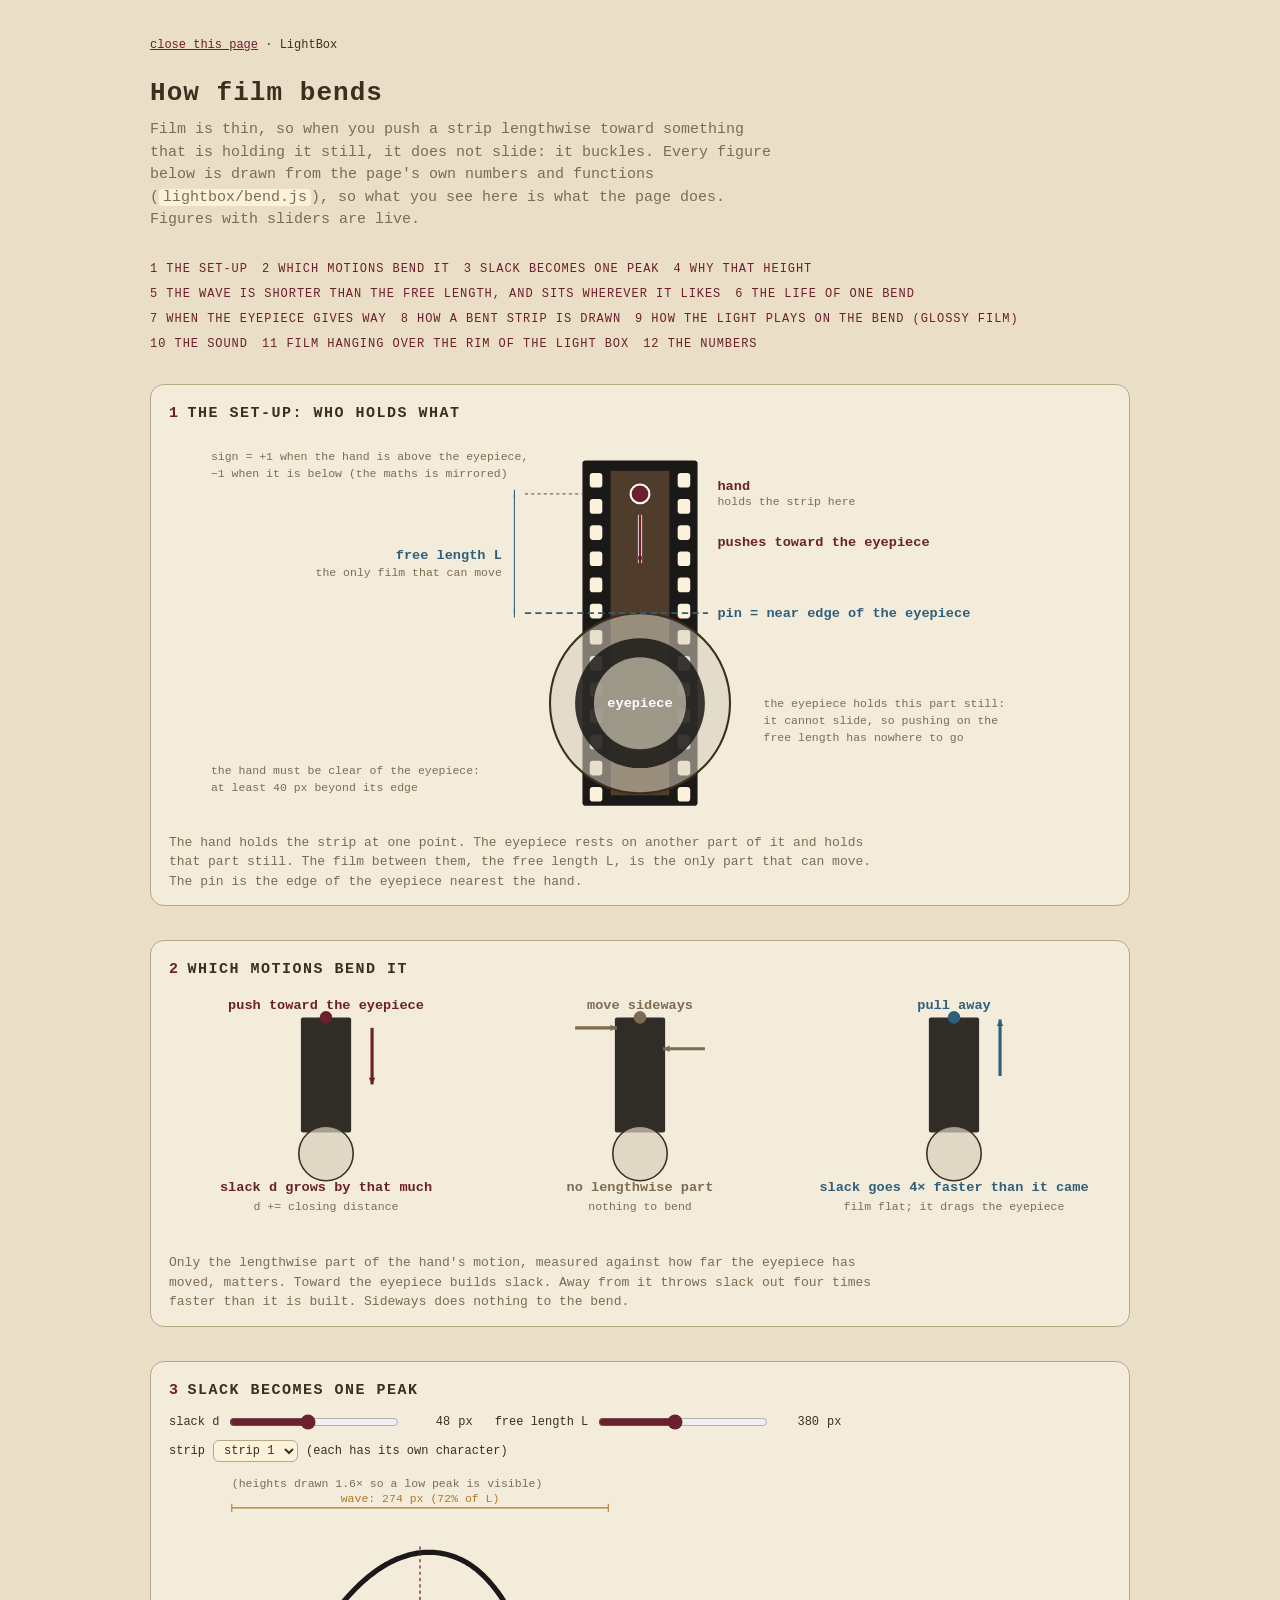
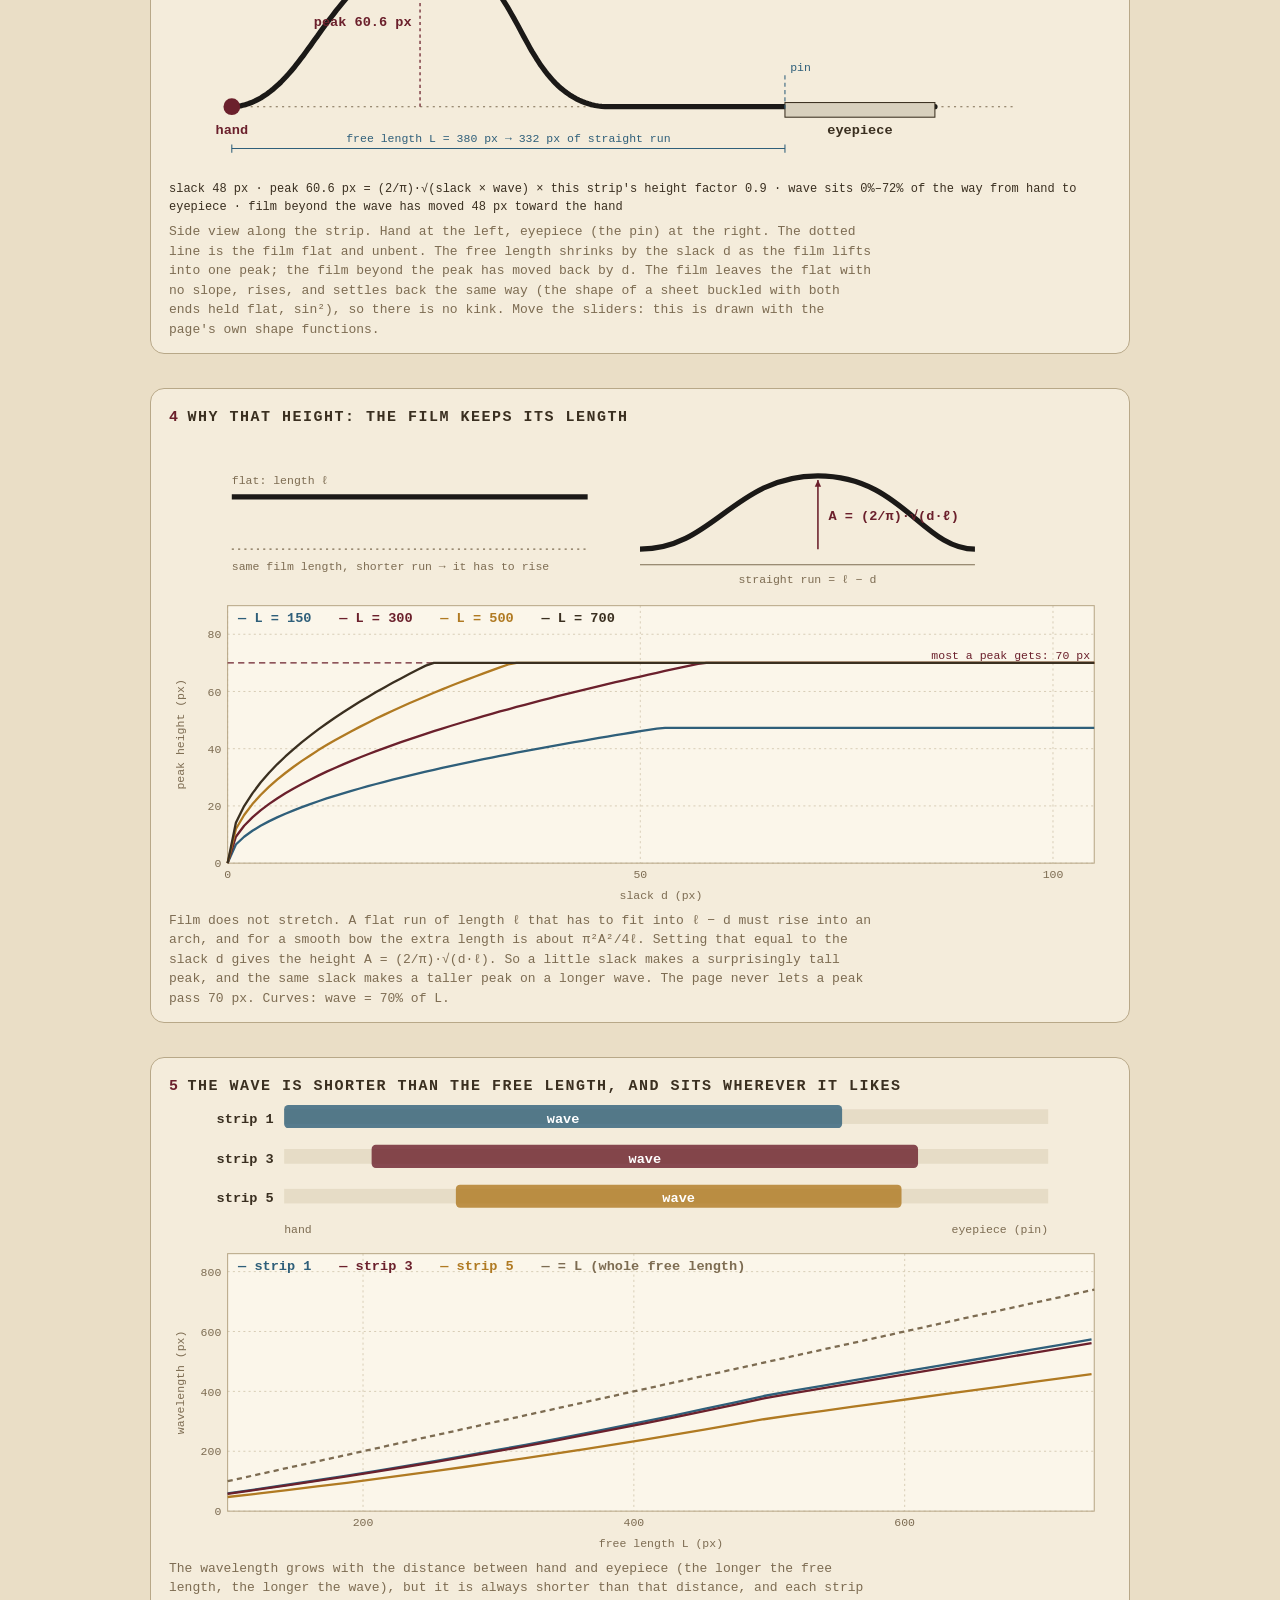
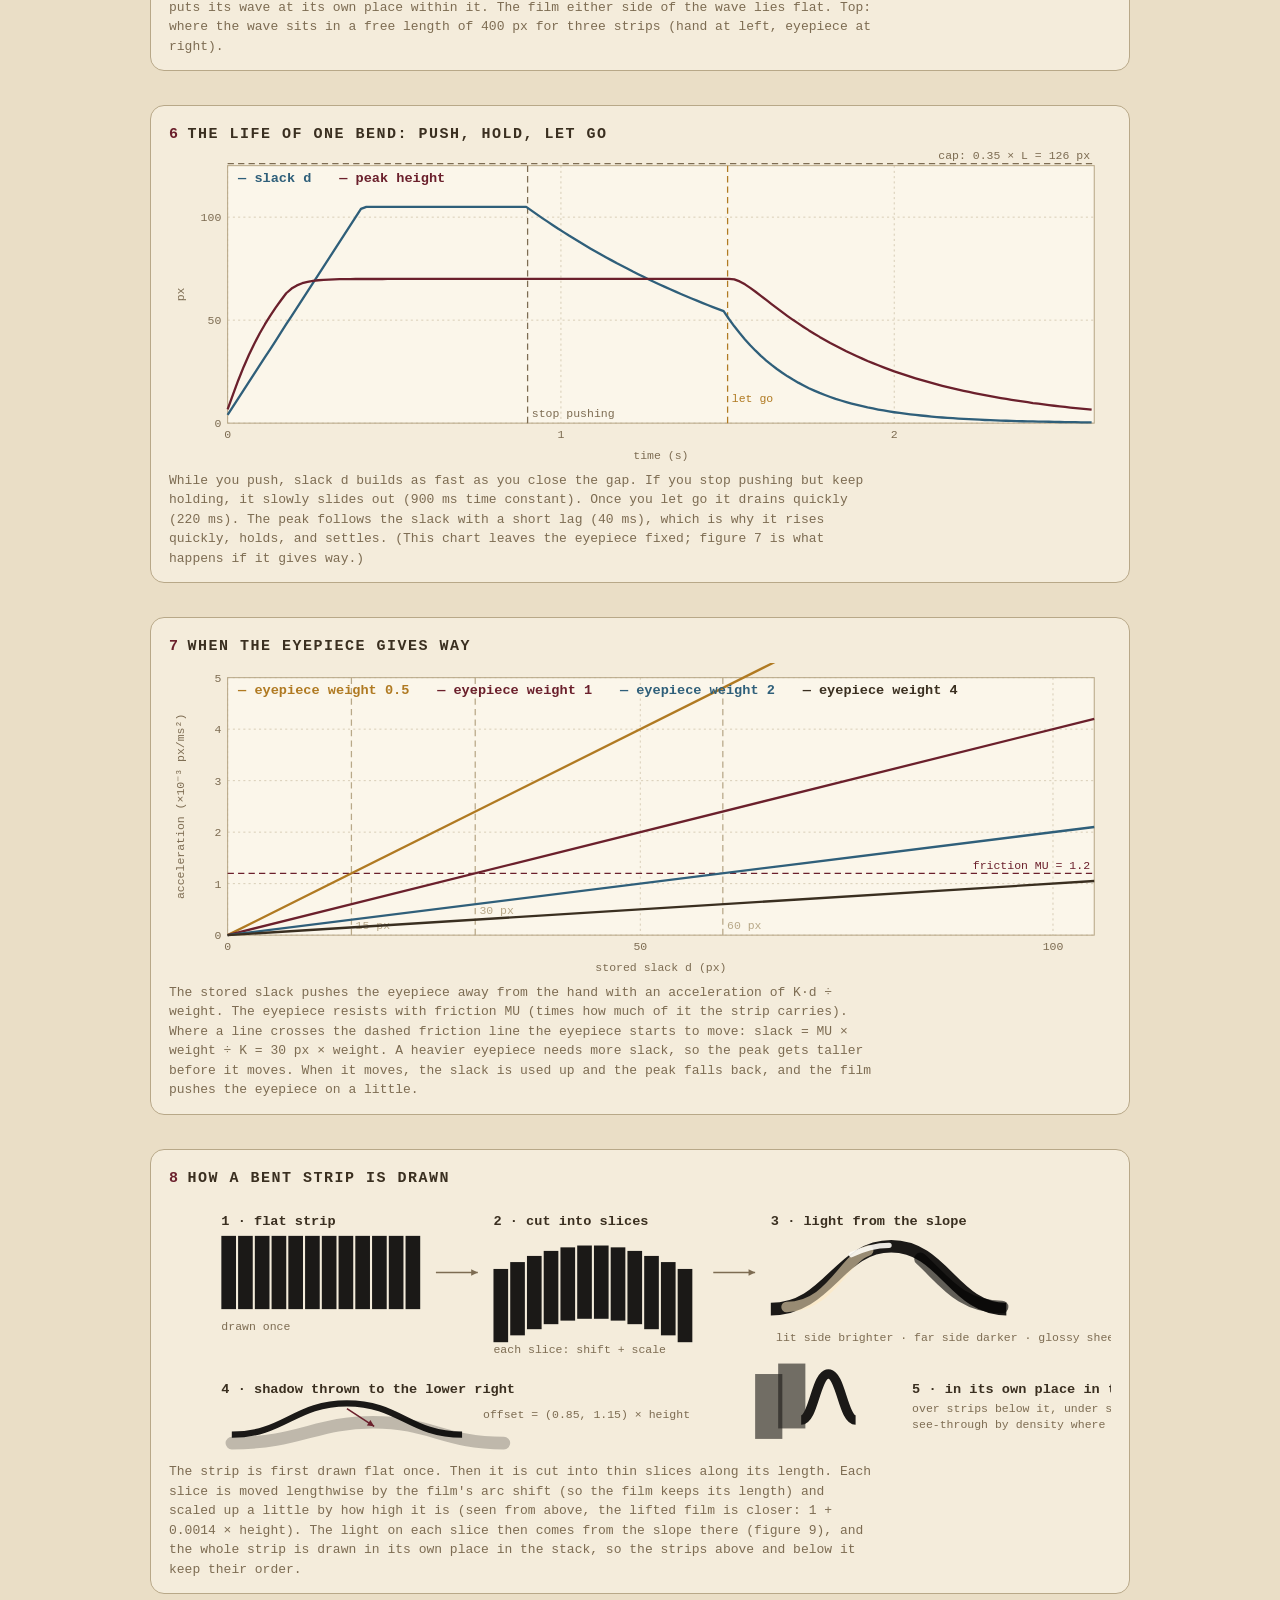
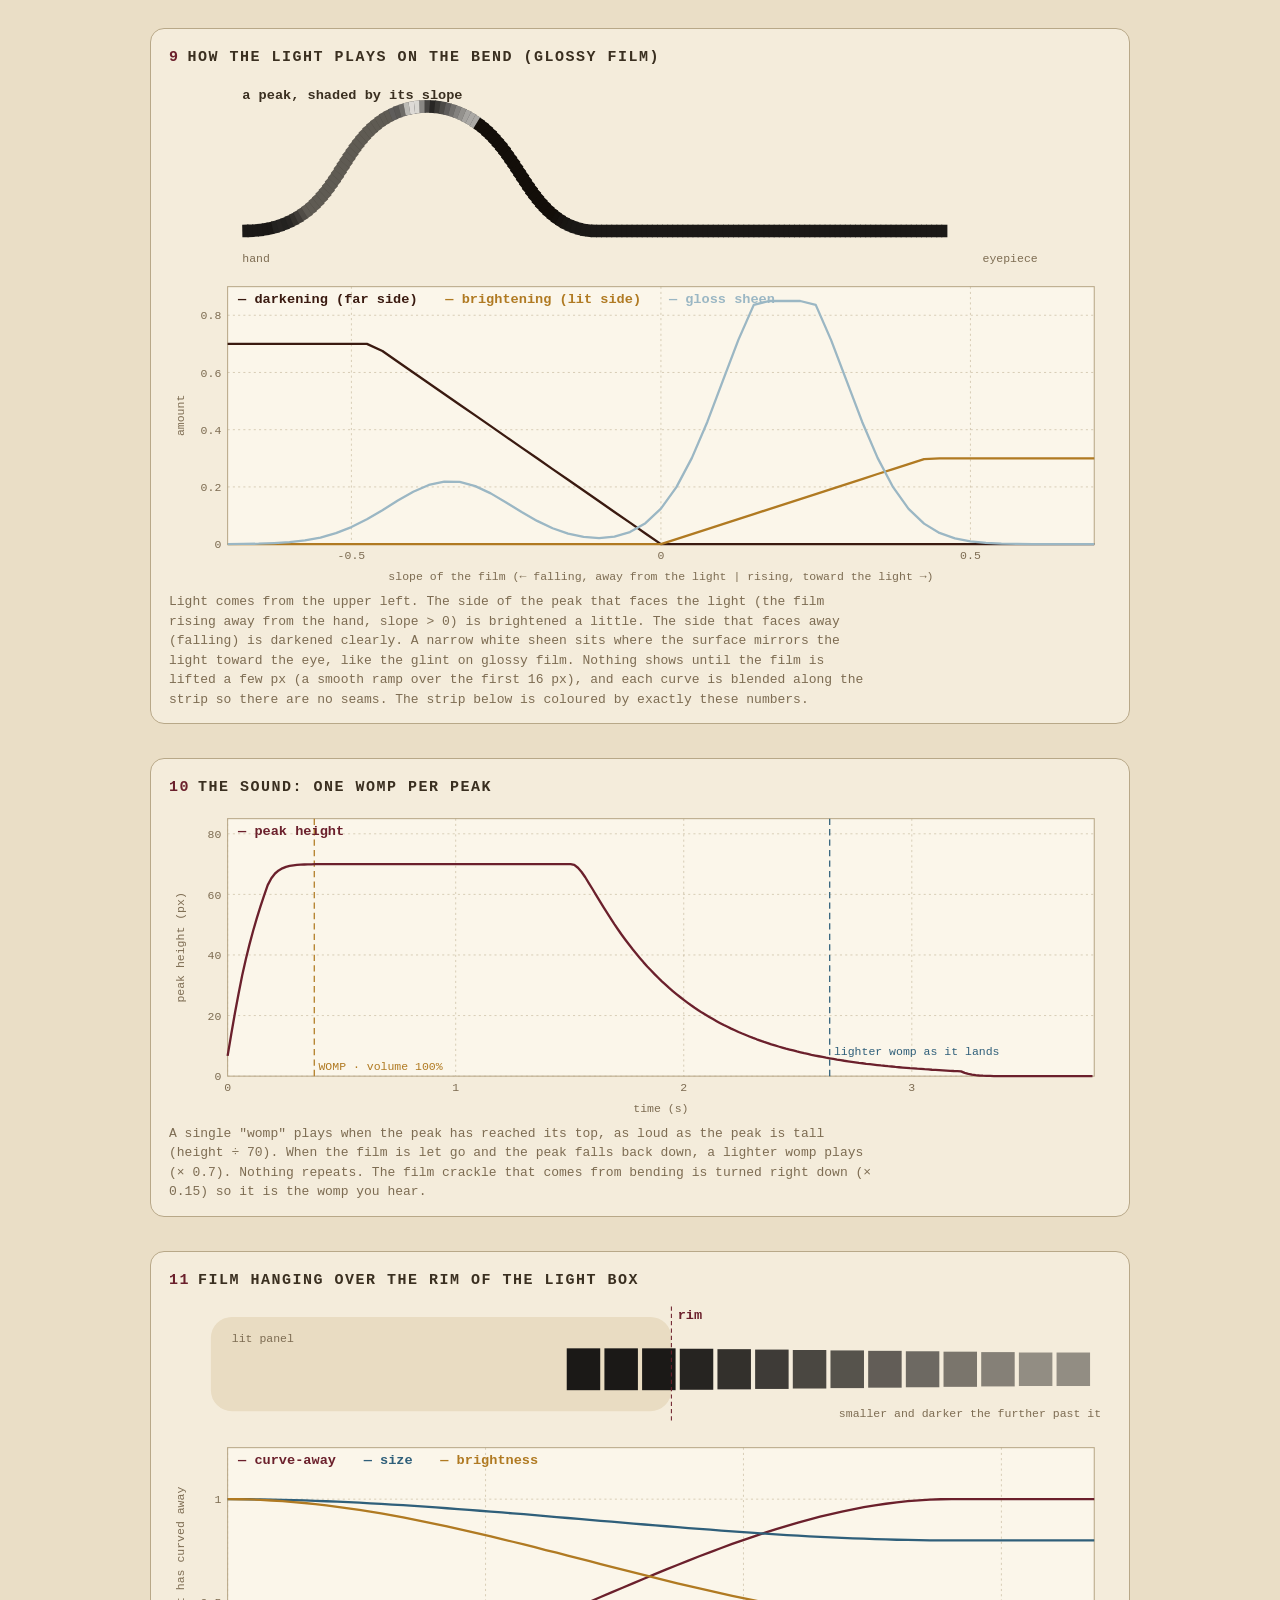
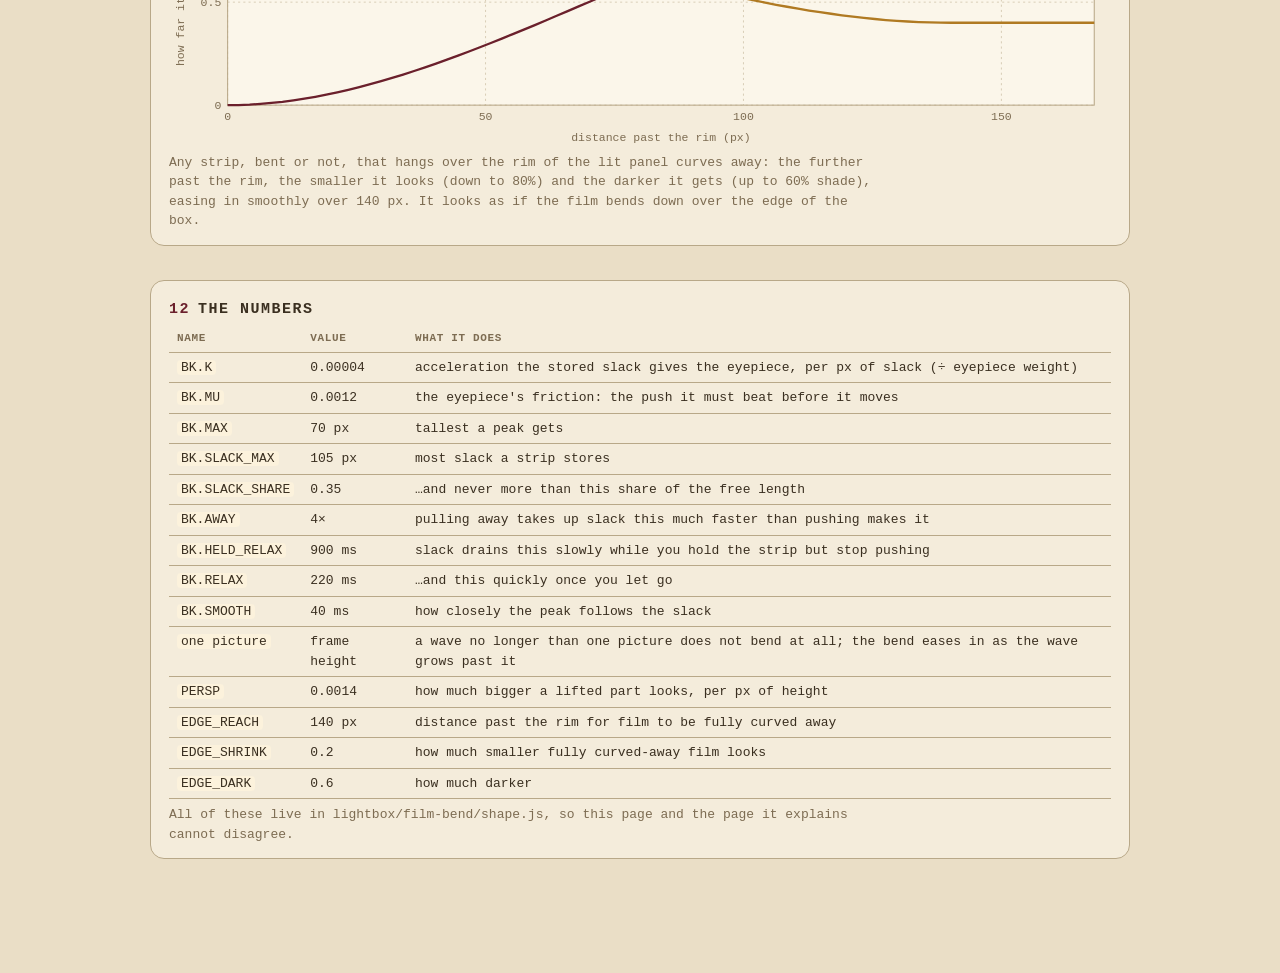
<file: how-film-bends.html>
<!doctype html>
<html lang="en">
<head>
<meta charset="utf-8">
<meta name="viewport" content="width=device-width, initial-scale=1">
<title>How film bends</title>
<style>
  :root { --bg: #eadec6; --paper: #f4ecdb; --ink: #3a2f20; --soft: #7d6c52; --wine: #6b202c; --film: #1b1917; --lit: #fcf2dc; --line: #b8a888; --blue: #2f5f7a; --gold: #b07a22; }
  * { box-sizing: border-box; }
  body { margin: 0; background: var(--bg); color: var(--ink); font: 15px/1.5 ui-monospace, "SF Mono", Menlo, monospace; }
  main { max-width: 1020px; margin: 0 auto; padding: 36px 20px 80px; }
  h1 { font-size: 26px; letter-spacing: .04em; margin: 0 0 6px; }
  .lead { color: var(--soft); margin: 0 0 28px; max-width: 70ch; }
  nav { display: flex; flex-wrap: wrap; gap: 6px 14px; margin: 0 0 30px; font-size: 12px; letter-spacing: .08em; text-transform: uppercase; }
  nav a { color: var(--wine); text-decoration: none; border-bottom: 1px solid transparent; }
  nav a:hover { border-color: var(--wine); }
  figure { margin: 0 0 34px; background: var(--paper); border: 1px solid var(--line); border-radius: 14px; padding: 18px 18px 14px; }
  figure h2 { font-size: 15px; letter-spacing: .1em; text-transform: uppercase; margin: 0 0 4px; }
  figure h2 span { color: var(--wine); margin-right: 8px; }
  figcaption { color: var(--soft); font-size: 13px; margin: 6px 0 0; max-width: 90ch; }
  svg { display: block; width: 100%; height: auto; }
  svg text { font: 11px ui-monospace, "SF Mono", Menlo, monospace; fill: var(--ink); }
  svg .soft { fill: var(--soft); }
  svg .big { font-size: 13px; font-weight: 600; }
  .controls { display: flex; flex-wrap: wrap; gap: 8px 22px; margin: 10px 0 4px; font-size: 12px; align-items: center; }
  .controls label { display: flex; gap: 8px; align-items: center; }
  .controls input[type=range] { width: 170px; accent-color: var(--wine); }
  .controls output { min-width: 3.4em; text-align: right; }
  .controls select { font: inherit; background: var(--lit); border: 1px solid var(--line); border-radius: 6px; padding: 2px 6px; color: var(--ink); }
  table { width: 100%; border-collapse: collapse; font-size: 13px; }
  td, th { text-align: left; padding: 5px 8px; border-bottom: 1px solid var(--line); vertical-align: top; }
  th { color: var(--soft); font-weight: 600; letter-spacing: .06em; text-transform: uppercase; font-size: 11px; }
  code { background: var(--lit); padding: 0 4px; border-radius: 4px; }
  .back { font-size: 12px; margin-bottom: 20px; }
  .back a { color: var(--wine); }
</style>
</head>
<body>
<main>
  <div class="back"><a href="javascript:window.close()">close this page</a> · LightBox</div>
  <h1>How film bends</h1>
  <p class="lead">Film is thin, so when you push a strip lengthwise toward something that is holding it still, it does not slide: it buckles. Every figure below is drawn from the page's own numbers and functions (<code>lightbox/bend.js</code>), so what you see here is what the page does. Figures with sliders are live.</p>
  <nav id="nav"></nav>
  <div id="figs"></div>
</main>

<script type="module">
import { BK, PERSP, EDGE_REACH, EDGE_SHRINK, EDGE_DARK, archHeight, lighting, overRim, placeBend, profile, seedBend } from "./lightbox/film-bend/shape.js";

const INK = "#3a2f20", SOFT = "#7d6c52", WINE = "#6b202c", BLUE = "#2f5f7a", GOLD = "#b07a22", LINE = "#b8a888", FILM = "#1b1917", LIT = "#fcf2dc";
const f1 = (v) => (Math.round(v * 10) / 10).toString();
const figs = document.getElementById("figs"), nav = document.getElementById("nav");
let n = 0;
function figure(id, title, caption, body) {
  n++;
  const el = document.createElement("figure");
  el.id = id;
  el.innerHTML = `<h2><span>${n}</span>${title}</h2><div class="body"></div><figcaption>${caption}</figcaption>`;
  el.querySelector(".body").innerHTML = body;
  figs.append(el);
  nav.insertAdjacentHTML("beforeend", `<a href="#${id}">${n} ${title.split(":")[0]}</a>`);
  return el;
}
const arrow = (x1, y1, x2, y2, c = INK, w = 1.6) => {
  const a = Math.atan2(y2 - y1, x2 - x1), h = 7;
  return `<line x1="${x1}" y1="${y1}" x2="${x2}" y2="${y2}" stroke="${c}" stroke-width="${w}"/><path d="M${x2} ${y2} L${x2 - h * Math.cos(a - .45)} ${y2 - h * Math.sin(a - .45)} L${x2 - h * Math.cos(a + .45)} ${y2 - h * Math.sin(a + .45)} Z" fill="${c}"/>`;
};
const dim = (x1, y1, x2, y2, label, c = SOFT, off = 0) => `<g stroke="${c}" stroke-width="1" fill="none"><line x1="${x1}" y1="${y1}" x2="${x2}" y2="${y2}"/><line x1="${x1}" y1="${y1 - 4}" x2="${x1}" y2="${y1 + 4}"/><line x1="${x2}" y1="${y2 - 4}" x2="${x2}" y2="${y2 + 4}"/></g><text x="${(x1 + x2) / 2}" y="${(y1 + y2) / 2 - 6 + off}" text-anchor="middle" fill="${c}" style="fill:${c}">${label}</text>`;

/* a plot: series of [x,y] points, axes ranges, labels */
function plot({ w = 900, h = 300, x0, x1, y0, y1, xl, yl, series = [], vlines = [], hlines = [], notes = "" }) {
  const L = 56, R = 16, T = 14, B = 40, pw = w - L - R, ph = h - T - B;
  const X = (x) => L + ((x - x0) / (x1 - x0)) * pw, Y = (y) => T + ph - ((y - y0) / (y1 - y0)) * ph;
  let s = `<svg viewBox="0 0 ${w} ${h}" role="img"><rect x="${L}" y="${T}" width="${pw}" height="${ph}" fill="#fbf6ea" stroke="${LINE}"/>`;
  const tick = (min, max) => { const span = max - min, raw = span / 5, mag = Math.pow(10, Math.floor(Math.log10(raw))), st = [1, 2, 5, 10].map((k) => k * mag).find((v) => v >= raw); const out = []; for (let v = Math.ceil(min / st) * st; v <= max + 1e-9; v += st) out.push(v); return out; };
  for (const v of tick(x0, x1)) s += `<line x1="${X(v)}" y1="${T}" x2="${X(v)}" y2="${T + ph}" stroke="${LINE}" stroke-width=".5" stroke-dasharray="2 3"/><text x="${X(v)}" y="${T + ph + 14}" text-anchor="middle" class="soft">${+v.toFixed(3)}</text>`;
  for (const v of tick(y0, y1)) s += `<line x1="${L}" y1="${Y(v)}" x2="${L + pw}" y2="${Y(v)}" stroke="${LINE}" stroke-width=".5" stroke-dasharray="2 3"/><text x="${L - 6}" y="${Y(v) + 4}" text-anchor="end" class="soft">${+v.toFixed(3)}</text>`;
  for (const hl of hlines) s += `<line x1="${L}" y1="${Y(hl.y)}" x2="${L + pw}" y2="${Y(hl.y)}" stroke="${hl.c || SOFT}" stroke-width="1.2" stroke-dasharray="6 4"/><text x="${L + pw - 4}" y="${Y(hl.y) - 4}" text-anchor="end" style="fill:${hl.c || SOFT}">${hl.t}</text>`;
  vlines.forEach((vl, i) => { s += `<line x1="${X(vl.x)}" y1="${T}" x2="${X(vl.x)}" y2="${T + ph}" stroke="${vl.c || SOFT}" stroke-width="1.2" stroke-dasharray="6 4"/><text x="${X(vl.x) + 4}" y="${T + ph - 6 - (i % 2) * 14}" style="fill:${vl.c || SOFT}">${vl.t}</text>`; });
  series.forEach((se) => {
    const pts = se.pts.map(([x, y]) => `${X(x).toFixed(1)},${Y(y).toFixed(1)}`).join(" ");
    s += `<polyline points="${pts}" fill="none" stroke="${se.c}" stroke-width="2.2" ${se.dash ? 'stroke-dasharray="5 4"' : ""} stroke-linejoin="round"/>`;
  });
  let lx = L + 10, ly = T + 16;
  series.forEach((se) => { if (!se.t) return; const wd = 28 + se.t.length * 7.8; if (lx + wd > L + pw) { lx = L + 10; ly += 15; } s += `<text x="${lx}" y="${ly}" style="fill:${se.c}" class="big">— ${se.t}</text>`; lx += wd + 14; });
  s += `<text x="${L + pw / 2}" y="${h - 6}" text-anchor="middle" class="soft">${xl}</text><text x="14" y="${T + ph / 2}" text-anchor="middle" transform="rotate(-90 14 ${T + ph / 2})" class="soft">${yl}</text>${notes}</svg>`;
  return s;
}

/* a strip's bend state, set up exactly as the page does it */
function makeBend(seedIndex, L, d, hand = 0) {
  const bk = { d, a: 0, sign: 1, hand, pin: hand + L, L, cover: 1 };
  seedBend(bk, (seedIndex + 1) * 0.6180339887 % 1);
  placeBend(bk);
  bk.a = d > 0 ? Math.min(BK.MAX, archHeight(d, (bk.t1 - bk.t0) * L)) : 0;
  return bk;
}

/* ------------------------------------------------------------------------------------------------------------------------------ 1 */
figure("setup", "The set-up: who holds what",
  "The hand holds the strip at one point. The eyepiece rests on another part of it and holds that part still. The film between them, the free length L, is the only part that can move. The pin is the edge of the eyepiece nearest the hand.",
  `<svg viewBox="0 0 900 380">
    <rect x="395" y="30" width="110" height="330" fill="${FILM}" rx="3"/>
    ${[0,1,2,3,4,5,6,7,8,9,10,11,12].map((i) => `<rect x="402" y="${42 + i * 25}" width="12" height="14" rx="3" fill="${LIT}"/><rect x="486" y="${42 + i * 25}" width="12" height="14" rx="3" fill="${LIT}"/>`).join("")}
    <rect x="422" y="40" width="56" height="310" fill="#7a5a3c" opacity=".55"/>
    <circle cx="450" cy="262" r="86" fill="#d8d0bd" fill-opacity=".55" stroke="${INK}" stroke-width="2"/>
    <circle cx="450" cy="262" r="62" fill="${FILM}" fill-opacity=".85"/><circle cx="450" cy="262" r="44" fill="#e9e1cc" fill-opacity=".6"/>
    <text x="450" y="266" text-anchor="middle" class="big" style="fill:#fff">eyepiece</text>
    <circle cx="450" cy="62" r="9" fill="${WINE}" stroke="#fff" stroke-width="2"/><text x="524" y="58" class="big" style="fill:${WINE}">hand</text><text x="524" y="73" class="soft">holds the strip here</text>
    ${arrow(450, 82, 450, 128, "#fff", 4)}${arrow(450, 82, 450, 128, WINE, 2.4)}<text x="524" y="112" style="fill:${WINE}" class="big">pushes toward the eyepiece</text>
    <line x1="340" y1="62" x2="395" y2="62" stroke="${SOFT}" stroke-dasharray="3 3"/>
    <line x1="340" y1="176" x2="515" y2="176" stroke="${BLUE}" stroke-width="1.6" stroke-dasharray="6 4"/>
    <text x="524" y="180" style="fill:${BLUE}" class="big">pin = near edge of the eyepiece</text>
    ${dim(330, 62, 330, 176, "", BLUE)}<text x="318" y="124" text-anchor="end" style="fill:${BLUE}" class="big">free length L</text>
    <text x="318" y="140" text-anchor="end" class="soft">the only film that can move</text>
    <rect x="395" y="176" width="110" height="172" fill="none"/>
    <text x="568" y="266" class="soft">the eyepiece holds this part still:</text><text x="568" y="282" class="soft">it cannot slide, so pushing on the</text><text x="568" y="298" class="soft">free length has nowhere to go</text>
    <text x="40" y="30" class="soft">sign = +1 when the hand is above the eyepiece,</text><text x="40" y="46" class="soft">−1 when it is below (the maths is mirrored)</text>
    <text x="40" y="330" class="soft">the hand must be clear of the eyepiece:</text><text x="40" y="346" class="soft">at least 40 px beyond its edge</text>
  </svg>`);

/* ------------------------------------------------------------------------------------------------------------------------------ 2 */
figure("which", "Which motions bend it",
  "Only the lengthwise part of the hand's motion, measured against how far the eyepiece has moved, matters. Toward the eyepiece builds slack. Away from it throws slack out four times faster than it is built. Sideways does nothing to the bend.",
  `<svg viewBox="0 0 900 250">
    ${[["push toward the eyepiece", 150, "slack d grows by that much", "d += closing distance", WINE, "bends", `${arrow(44, -80, 44, -26, WINE, 3)}`],
       ["move sideways", 450, "no lengthwise part", "nothing to bend", SOFT, "flat", `${arrow(-62, -80, -62 + 40, -80, SOFT, 3)}${arrow(62, -60, 62 - 40, -60, SOFT, 3)}`],
       ["pull away", 750, `slack goes ${BK.AWAY}× faster than it came`, "film flat; it drags the eyepiece", BLUE, "flat", `${arrow(44, -34, 44, -88, BLUE, 3)}`]].map(([t, x, a, b, c, st, ar]) => `
      <g transform="translate(${x} 0)">
        <text y="22" text-anchor="middle" class="big" style="fill:${c}">${t}</text>
        <g transform="translate(0 120)">
          <rect x="-24" y="-90" width="48" height="110" fill="${FILM}" rx="2" opacity=".9"/>
          <circle cx="0" cy="-90" r="6" fill="${c}"/>
          <g transform="translate(0 0)">${ar}</g>
          <circle cx="0" cy="40" r="26" fill="#d8d0bd" fill-opacity=".7" stroke="${INK}" stroke-width="1.5"/>
        </g>
        <text y="196" text-anchor="middle" style="fill:${c}" class="big">${a}</text>
        <text y="214" text-anchor="middle" class="soft">${b}</text>
      </g>`).join("")}
  </svg>`);

/* ------------------------------------------------------------------------------------------------------------------------------ 3 (live) */
const f3 = figure("peak", "Slack becomes one peak",
  "Side view along the strip. Hand at the left, eyepiece (the pin) at the right. The dotted line is the film flat and unbent. The free length shrinks by the slack d as the film lifts into one peak; the film beyond the peak has moved back by d. The film leaves the flat with no slope, rises, and settles back the same way (the shape of a sheet buckled with both ends held flat, sin²), so there is no kink. Move the sliders: this is drawn with the page's own shape functions.",
  `<div class="controls">
     <label>slack d <input id="p-d" type="range" min="0" max="105" value="48"><output id="o-d"></output> px</label>
     <label>free length L <input id="p-L" type="range" min="120" max="700" value="380"><output id="o-L"></output> px</label>
     <label>strip <select id="p-s">${[1,2,3,4,5,6].map((i) => `<option value="${i - 1}">strip ${i}</option>`).join("")}</select> (each has its own character)</label>
   </div><div id="p-svg"></div><div id="p-read" class="soft" style="font-size:12px"></div>`);
function drawPeak() {
  const d = +document.getElementById("p-d").value, L = +document.getElementById("p-L").value, si = +document.getElementById("p-s").value;
  const dd = Math.min(d, BK.SLACK_SHARE * L, BK.SLACK_MAX);
  const bk = makeBend(si, L, dd);
  document.getElementById("o-d").textContent = f1(dd); document.getElementById("o-L").textContent = L;
  const W = 900, H = 300, ox = 60, sc = (W - 2 * ox) / (L + 110), gy = 230, ez = 3;
  let film = "", flat = `<line x1="${ox}" y1="${gy}" x2="${ox + (L + 90) * sc}" y2="${gy}" stroke="${SOFT}" stroke-dasharray="2 4"/>`;
  const pts = [];
  for (let y = 0; y <= L + 90; y += 2) { const p = profile(bk, y); pts.push(`${(ox + (y + p.by) * sc).toFixed(1)},${(gy - p.z * sc * 1.6).toFixed(1)}`); }
  film = `<polyline points="${pts.join(" ")}" fill="none" stroke="${FILM}" stroke-width="5" stroke-linecap="round" stroke-linejoin="round"/>`;
  const hx = ox, ex = ox + (L + profile(bk, L).by) * sc, x0 = ox + bk.t0 * L * sc, x1 = ox + (bk.t1 * L + profile(bk, bk.t1 * L).by) * sc;
  const peakY = gy - bk.a * bk.amp * sc * 1.6;
  document.getElementById("p-svg").innerHTML = `<svg viewBox="0 0 ${W} ${H}">
    ${flat}${film}
    <circle cx="${hx}" cy="${gy}" r="8" fill="${WINE}"/><text x="${hx}" y="${gy + 26}" text-anchor="middle" style="fill:${WINE}" class="big">hand</text>
    <rect x="${ex}" y="${gy - 4}" width="${(90) * sc}" height="14" fill="#d8d0bd" stroke="${INK}"/><text x="${ex + 45 * sc}" y="${gy + 26}" text-anchor="middle" class="big">eyepiece</text>
    <line x1="${ex}" y1="${gy - 30}" x2="${ex}" y2="${gy + 4}" stroke="${BLUE}" stroke-dasharray="4 3"/><text x="${ex + 5}" y="${gy - 34}" style="fill:${BLUE}">pin</text>
    ${dim(hx, 270, ex, 270, `free length L = ${L} px → ${f1(L - dd)} px of straight run`, BLUE)}
    ${dim(x0 + 0, 40, x1, 40, `wave: ${f1((bk.t1 - bk.t0) * L)} px  (${Math.round((bk.t1 - bk.t0) * 100)}% of L)`, GOLD)}
    ${bk.a > 0.5 ? `<line x1="${(x0 + x1) / 2}" y1="${gy}" x2="${(x0 + x1) / 2}" y2="${peakY}" stroke="${WINE}" stroke-width="1.2" stroke-dasharray="3 3"/><text x="${(x0 + x1) / 2 - 8}" y="${(gy + peakY) / 2}" text-anchor="end" style="fill:${WINE}" class="big">peak ${f1(bk.a * bk.amp)} px</text>` : ""}
    <text x="${ox}" y="20" class="soft">(heights drawn 1.6× so a low peak is visible)</text>
  </svg>`;
  document.getElementById("p-read").textContent = `slack ${f1(dd)} px · peak ${f1(bk.a * bk.amp)} px = (2/π)·√(slack × wave) × this strip's height factor ${f1(bk.amp)} · wave sits ${Math.round(bk.t0 * 100)}%–${Math.round(bk.t1 * 100)}% of the way from hand to eyepiece · film beyond the wave has moved ${f1(dd)} px toward the hand`;
}
["p-d", "p-L", "p-s"].forEach((id) => document.getElementById(id).addEventListener("input", drawPeak));
drawPeak();

/* ------------------------------------------------------------------------------------------------------------------------------ 4 */
{
  const series = [150, 300, 500, 700].map((L, i) => ({ t: `L = ${L}`, c: [BLUE, WINE, GOLD, INK][i], pts: Array.from({ length: 106 }, (_, d) => [d, Math.min(BK.MAX, archHeight(Math.min(d, BK.SLACK_SHARE * L), 0.7 * L))]) }));
  figure("height", "Why that height: the film keeps its length",
    "Film does not stretch. A flat run of length ℓ that has to fit into ℓ − d must rise into an arch, and for a smooth bow the extra length is about π²A²/4ℓ. Setting that equal to the slack d gives the height A = (2/π)·√(d·ℓ). So a little slack makes a surprisingly tall peak, and the same slack makes a taller peak on a longer wave. The page never lets a peak pass " + BK.MAX + " px. Curves: wave = 70% of L.",
    `<svg viewBox="0 0 900 150">
       <line x1="60" y1="110" x2="400" y2="110" stroke="${SOFT}" stroke-dasharray="2 4"/>
       <line x1="60" y1="60" x2="400" y2="60" stroke="${FILM}" stroke-width="5"/><text x="60" y="48" class="soft">flat: length ℓ</text><rect x="50" y="53" width="14" height="14" fill="${WINE}" opacity=".0"/>
       <path d="M60 130 C 130 130, 150 60, 230 60 S 330 130, 360 130" fill="none" stroke="none"/>
       <path d="M450 110 C 520 110, 540 40, 620 40 S 720 110, 770 110" fill="none" stroke="${FILM}" stroke-width="5"/>
       <line x1="450" y1="125" x2="770" y2="125" stroke="${SOFT}"/><text x="610" y="142" text-anchor="middle" class="soft">straight run = ℓ − d</text>
       ${arrow(620, 110, 620, 44, WINE, 1.5)}<text x="630" y="82" style="fill:${WINE}" class="big">A = (2/π)·√(d·ℓ)</text>
       <text x="60" y="130" class="soft">same film length, shorter run → it has to rise</text>
     </svg>` +
    plot({ x0: 0, x1: 105, y0: 0, y1: 90, xl: "slack d (px)", yl: "peak height (px)", series, hlines: [{ y: BK.MAX, t: `most a peak gets: ${BK.MAX} px`, c: WINE }] }));
}

/* ------------------------------------------------------------------------------------------------------------------------------ 5 */
{
  const make = (si, L) => { const bk = makeBend(si, L, 40); return { bk, wl: (bk.t1 - bk.t0) * L }; };
  const ser = [0, 2, 4].map((si, i) => ({ t: `strip ${si + 1}`, c: [BLUE, WINE, GOLD][i], pts: Array.from({ length: 30 }, (_, k) => { const L = 100 + k * 22; return [L, make(si, L).wl]; }) }));
  ser.push({ t: "= L (whole free length)", c: SOFT, dash: true, pts: [[100, 100], [740, 740]] });
  const bars = [0, 2, 4].map((si, i) => { const L = 400, bk = makeBend(si, L, 40); return `<g transform="translate(0 ${i * 38})"><rect x="110" y="6" width="730" height="14" fill="#e6dcc6"/><rect x="${110 + bk.t0 * 730}" y="2" width="${(bk.t1 - bk.t0) * 730}" height="22" fill="${[BLUE, WINE, GOLD][i]}" opacity=".8" rx="4"/><text x="100" y="19" text-anchor="end" class="big">strip ${si + 1}</text><text x="${110 + (bk.t0 + bk.t1) * 365}" y="19" text-anchor="middle" style="fill:#fff" class="big">wave</text></g>`; }).join("");
  figure("wavelength", "The wave is shorter than the free length, and sits wherever it likes",
    "The wavelength grows with the distance between hand and eyepiece (the longer the free length, the longer the wave), but it is always shorter than that distance, and each strip puts its wave at its own place within it. The film either side of the wave lies flat. Top: where the wave sits in a free length of 400 px for three strips (hand at left, eyepiece at right).",
    `<svg viewBox="0 0 900 130"><text x="60" y="-2" class="soft"></text>${bars}<text x="110" y="124" class="soft">hand</text><text x="840" y="124" text-anchor="end" class="soft">eyepiece (pin)</text></svg>` +
    plot({ x0: 100, x1: 740, y0: 0, y1: 860, xl: "free length L (px)", yl: "wavelength (px)", series: ser }));
}

/* ------------------------------------------------------------------------------------------------------------------------------ 6 */
function simulate(L = 360, mass = 1, tEnd = 2600) {
  const dt = 16, out = [], v = 0.25;                    // px per ms: a brisk push
  let d = 0, a = 0;
  const wl = 0.7 * L;
  for (let t = 0; t <= tEnd; t += dt) {
    const pushing = t < 900, held = t < 1500;
    if (pushing) d += v * dt; else d *= Math.exp(-dt / (held ? BK.HELD_RELAX : BK.RELAX));
    d = Math.min(d, BK.SLACK_SHARE * L, BK.SLACK_MAX);
    const target = d > 0.02 ? Math.min(BK.MAX, archHeight(d, wl)) : 0;
    a += (target - a) * (1 - Math.exp(-dt / BK.SMOOTH));
    out.push([t / 1000, d, a]);
  }
  return out;
}
{
  const sim = simulate();
  figure("life", "The life of one bend: push, hold, let go",
    `While you push, slack d builds as fast as you close the gap. If you stop pushing but keep holding, it slowly slides out (${BK.HELD_RELAX} ms time constant). Once you let go it drains quickly (${BK.RELAX} ms). The peak follows the slack with a short lag (${BK.SMOOTH} ms), which is why it rises quickly, holds, and settles. (This chart leaves the eyepiece fixed; figure 7 is what happens if it gives way.)`,
    plot({ x0: 0, x1: 2.6, y0: 0, y1: 125, xl: "time (s)", yl: "px", series: [{ t: "slack d", c: BLUE, pts: sim.map(([t, d]) => [t, d]) }, { t: "peak height", c: WINE, pts: sim.map(([t, , a]) => [t, a]) }],
      vlines: [{ x: 0.9, t: "stop pushing", c: SOFT }, { x: 1.5, t: "let go", c: GOLD }], hlines: [{ y: BK.SLACK_SHARE * 360, t: `cap: ${BK.SLACK_SHARE} × L = ${Math.round(BK.SLACK_SHARE * 360)} px`, c: SOFT }] }));
}

/* ------------------------------------------------------------------------------------------------------------------------------ 7 */
{
  const masses = [0.5, 1, 2, 4];
  const ser = masses.map((m, i) => ({ t: `eyepiece weight ${m}`, c: [GOLD, WINE, BLUE, INK][i], pts: [[0, 0], [BK.SLACK_MAX, (BK.K * BK.SLACK_MAX) / m * 1000]] }));
  figure("giveway", "When the eyepiece gives way",
    `The stored slack pushes the eyepiece away from the hand with an acceleration of K·d ÷ weight. The eyepiece resists with friction MU (times how much of it the strip carries). Where a line crosses the dashed friction line the eyepiece starts to move: slack = MU × weight ÷ K = ${f1(BK.MU / BK.K)} px × weight. A heavier eyepiece needs more slack, so the peak gets taller before it moves. When it moves, the slack is used up and the peak falls back, and the film pushes the eyepiece on a little.`,
    plot({ x0: 0, x1: BK.SLACK_MAX, y0: 0, y1: 5, xl: "stored slack d (px)", yl: "acceleration (×10⁻³ px/ms²)", series: ser, hlines: [{ y: BK.MU * 1000, t: `friction MU = ${BK.MU * 1000}`, c: WINE }],
      vlines: masses.map((m) => ({ x: (BK.MU * m) / BK.K, t: `${f1((BK.MU * m) / BK.K)} px`, c: LINE })).filter((v) => v.x < BK.SLACK_MAX) }));
}

/* ------------------------------------------------------------------------------------------------------------------------------ 8 */
figure("draw", "How a bent strip is drawn",
  "The strip is first drawn flat once. Then it is cut into thin slices along its length. Each slice is moved lengthwise by the film's arc shift (so the film keeps its length) and scaled up a little by how high it is (seen from above, the lifted film is closer: 1 + " + PERSP + " × height). The light on each slice then comes from the slope there (figure 9), and the whole strip is drawn in its own place in the stack, so the strips above and below it keep their order.",
  `<svg viewBox="0 0 900 250">
    ${[0, 1, 2, 3, 4, 5, 6, 7, 8, 9, 10, 11].map((i) => `<rect x="${50 + i * 16}" y="40" width="14" height="70" fill="${FILM}"/>`).join("")}
    <text x="50" y="30" class="big">1 · flat strip</text><text x="50" y="130" class="soft">drawn once</text>
    ${arrow(255, 75, 295, 75, SOFT)}
    ${[0, 1, 2, 3, 4, 5, 6, 7, 8, 9, 10, 11].map((i) => { const z = 26 * Math.sin(Math.PI * (i + 0.5) / 12), by = -i * 0; return `<rect x="${310 + i * 16}" y="${110 - z - 35}" width="14" height="${70}" fill="${FILM}" transform="translate(${by} 0)"/>`; }).join("")}
    <text x="310" y="30" class="big">2 · cut into slices</text><text x="310" y="152" class="soft">each slice: shift + scale</text>
    ${arrow(520, 75, 560, 75, SOFT)}
    <path d="M575 110 C 630 110, 640 50, 690 50 S 750 110, 800 110" fill="none" stroke="${FILM}" stroke-width="12"/>
    <path d="M590 108 C 632 108, 644 62, 668 54" fill="none" stroke="#ffe9c0" stroke-opacity=".55" stroke-width="10" stroke-linecap="round"/>
    <path d="M652 58 C 664 52, 676 49, 688 49" fill="none" stroke="#fffdf8" stroke-opacity=".9" stroke-width="5" stroke-linecap="round"/>
    <path d="M718 62 C 740 82, 756 108, 796 108" fill="none" stroke="#000" stroke-opacity=".6" stroke-width="12" stroke-linecap="round"/>
    <text x="580" y="140" class="soft">lit side brighter · far side darker · glossy sheen</text>
    <text x="575" y="30" class="big">3 · light from the slope</text>
    <text x="50" y="190" class="big">4 · shadow thrown to the lower right</text>
    <path d="M60 230 C 110 230, 120 200, 170 200 S 230 230, 280 230" fill="none" stroke="${FILM}" stroke-width="6"/>
    <path d="M60 238 C 125 238, 140 218, 195 218 S 262 238, 320 238" fill="none" stroke="#000" stroke-opacity=".22" stroke-width="12" stroke-linecap="round"/>
    ${arrow(170, 205, 196, 222, WINE, 1.5)}<text x="300" y="214" class="soft">offset = (0.85, 1.15) × height</text>
    <g transform="translate(560 150)"><rect x="0" y="22" width="26" height="62" fill="${FILM}" opacity=".6"/><rect x="22" y="12" width="26" height="62" fill="${FILM}" opacity=".6"/><path d="M44 66 C 56 66, 58 22, 70 22 S 84 66, 96 66" fill="none" stroke="${FILM}" stroke-width="9"/></g>
    <text x="560" y="190" class="big" transform="translate(150 0)">5 · in its own place in the stack</text><text x="710" y="208" class="soft">over strips below it, under strips above it;</text><text x="710" y="224" class="soft">see-through by density where it overlaps film</text>
  </svg>`);

/* ------------------------------------------------------------------------------------------------------------------------------ 9 */
{
  const sl = Array.from({ length: 57 }, (_, i) => -0.7 + (i * 1.4) / 56);
  const col = (k) => ({ dark: "#3a1a10", diff: GOLD, spec: "#9bb7c4" }[k]);
  const bk = makeBend(1, 380, 55);
  const slices = []; const H = 130, base = 150, W = 900, ox = 70, sx = (W - 2 * ox) / 470;
  for (let y = 0; y < 470; y += 3) { const p = profile(bk, y), q = profile(bk, y + 3), lg = lighting(p.dz, p.z, 0); const x1 = ox + (y + p.by) * sx, x2 = ox + (y + 3 + q.by) * sx + 1; slices.push(`<line x1="${x1.toFixed(1)}" y1="${(base - p.z * 1.6).toFixed(1)}" x2="${x2.toFixed(1)}" y2="${(base - q.z * 1.6).toFixed(1)}" stroke="${FILM}" stroke-width="12"/><line x1="${x1.toFixed(1)}" y1="${(base - p.z * 1.6).toFixed(1)}" x2="${x2.toFixed(1)}" y2="${(base - q.z * 1.6).toFixed(1)}" stroke="rgb(${lg.spec > 0.02 ? "255,253,248" : lg.diff > 0.01 ? "255,244,222" : "14,8,2"})" stroke-opacity="${Math.max(lg.spec, lg.diff, lg.dark * 0.9).toFixed(2)}" stroke-width="12"/>`); }
  figure("light", "How the light plays on the bend (glossy film)",
    "Light comes from the upper left. The side of the peak that faces the light (the film rising away from the hand, slope > 0) is brightened a little. The side that faces away (falling) is darkened clearly. A narrow white sheen sits where the surface mirrors the light toward the eye, like the glint on glossy film. Nothing shows until the film is lifted a few px (a smooth ramp over the first 16 px), and each curve is blended along the strip so there are no seams. The strip below is coloured by exactly these numbers.",
    `<svg viewBox="0 0 ${W} 190">${slices.join("")}<text x="${ox}" y="24" class="big">a peak, shaded by its slope</text><text x="${ox}" y="180" class="soft">hand</text><text x="${W - ox}" y="180" text-anchor="end" class="soft">eyepiece</text></svg>` +
    plot({ x0: -0.7, x1: 0.7, y0: 0, y1: 0.9, xl: "slope of the film  (← falling, away from the light | rising, toward the light →)", yl: "amount",
      series: [["dark", "darkening (far side)"], ["diff", "brightening (lit side)"], ["spec", "gloss sheen"]].map(([k, t]) => ({ t, c: col(k), pts: sl.map((s) => [s, lighting(s, 40, 0)[k]]) })) }));
}

/* ------------------------------------------------------------------------------------------------------------------------------ 10 */
{
  const sim = simulate(360, 1, 3800);
  let pk = 0; sim.forEach(([, , a]) => { if (a > pk) pk = a; });
  const tPeak = sim.find(([, , a]) => a >= 0.98 * pk)[0] + 0.14;                          // it has stopped rising for 140 ms
  const tDown = sim.find(([t, , a]) => t > 1.5 && a < 6)?.[0] ?? 2.6;                      // and has fallen back down
  figure("sound", "The sound: one womp per peak",
    `A single "womp" plays when the peak has reached its top, as loud as the peak is tall (height ÷ ${BK.MAX}). When the film is let go and the peak falls back down, a lighter womp plays (× 0.7). Nothing repeats. The film crackle that comes from bending is turned right down (× 0.15) so it is the womp you hear.`,
    plot({ x0: 0, x1: 3.8, y0: 0, y1: 85, xl: "time (s)", yl: "peak height (px)", series: [{ t: "peak height", c: WINE, pts: sim.map(([t, , a]) => [t, a]) }],
      vlines: [{ x: tPeak, t: `WOMP · volume ${Math.round((pk / BK.MAX) * 100)}%`, c: GOLD }, { x: tDown, t: "lighter womp as it lands", c: BLUE }],
      notes: "" }));
}

/* ------------------------------------------------------------------------------------------------------------------------------ 11 */
{
  const pts = Array.from({ length: 80 }, (_, i) => { const d = (i * EDGE_REACH * 1.2) / 79; const o = overRim(10 - d, 500, 2000, 1000, 10); return [d, o]; });
  figure("rim", "Film hanging over the rim of the light box",
    `Any strip, bent or not, that hangs over the rim of the lit panel curves away: the further past the rim, the smaller it looks (down to ${100 - EDGE_SHRINK * 100}%) and the darker it gets (up to ${EDGE_DARK * 100}% shade), easing in smoothly over ${EDGE_REACH} px. It looks as if the film bends down over the edge of the box.`,
    `<svg viewBox="0 0 900 130"><rect x="40" y="20" width="440" height="90" rx="20" fill="#e9dcc2"/><text x="60" y="44" class="soft">lit panel</text>
      ${Array.from({ length: 14 }, (_, i) => { const x = 380 + i * 36, o = i < 3 ? 0 : Math.min(1, (i - 2) / 10); return `<rect x="${x}" y="${50 + o * 4}" width="32" height="${40 - o * 8}" fill="rgb(${Math.round(27 - 0)},${25},${23})" opacity="${1 - o * 0.55}"/>`; }).join("")}
      <line x1="480" y1="10" x2="480" y2="120" stroke="${WINE}" stroke-dasharray="4 3"/><text x="486" y="22" style="fill:${WINE}" class="big">rim</text><text x="640" y="116" class="soft">smaller and darker the further past it</text></svg>` +
    plot({ x0: 0, x1: EDGE_REACH * 1.2, y0: 0, y1: 1.25, xl: "distance past the rim (px)", yl: "how far it has curved away", series: [{ t: "curve-away", c: WINE, pts }, { t: "size", c: BLUE, pts: pts.map(([x, o]) => [x, 1 - EDGE_SHRINK * o]) }, { t: "brightness", c: GOLD, pts: pts.map(([x, o]) => [x, 1 - EDGE_DARK * o]) }] }));
}

/* ------------------------------------------------------------------------------------------------------------------------------ constants */
figure("numbers", "The numbers",
  "All of these live in lightbox/film-bend/shape.js, so this page and the page it explains cannot disagree.",
  `<table><tr><th>name</th><th>value</th><th>what it does</th></tr>
    ${[["BK.K", BK.K, "acceleration the stored slack gives the eyepiece, per px of slack (÷ eyepiece weight)"], ["BK.MU", BK.MU, "the eyepiece's friction: the push it must beat before it moves"], ["BK.MAX", BK.MAX + " px", "tallest a peak gets"], ["BK.SLACK_MAX", BK.SLACK_MAX + " px", "most slack a strip stores"], ["BK.SLACK_SHARE", BK.SLACK_SHARE, "…and never more than this share of the free length"], ["BK.AWAY", BK.AWAY + "×", "pulling away takes up slack this much faster than pushing makes it"], ["BK.HELD_RELAX", BK.HELD_RELAX + " ms", "slack drains this slowly while you hold the strip but stop pushing"], ["BK.RELAX", BK.RELAX + " ms", "…and this quickly once you let go"], ["BK.SMOOTH", BK.SMOOTH + " ms", "how closely the peak follows the slack"], ["one picture", "frame height", "a wave no longer than one picture does not bend at all; the bend eases in as the wave grows past it"], ["PERSP", PERSP, "how much bigger a lifted part looks, per px of height"], ["EDGE_REACH", EDGE_REACH + " px", "distance past the rim for film to be fully curved away"], ["EDGE_SHRINK", EDGE_SHRINK, "how much smaller fully curved-away film looks"], ["EDGE_DARK", EDGE_DARK, "how much darker"]].map(([a, b, c]) => `<tr><td><code>${a}</code></td><td>${b}</td><td>${c}</td></tr>`).join("")}
  </table>`);
</script>
</body>
</html>
</file>
